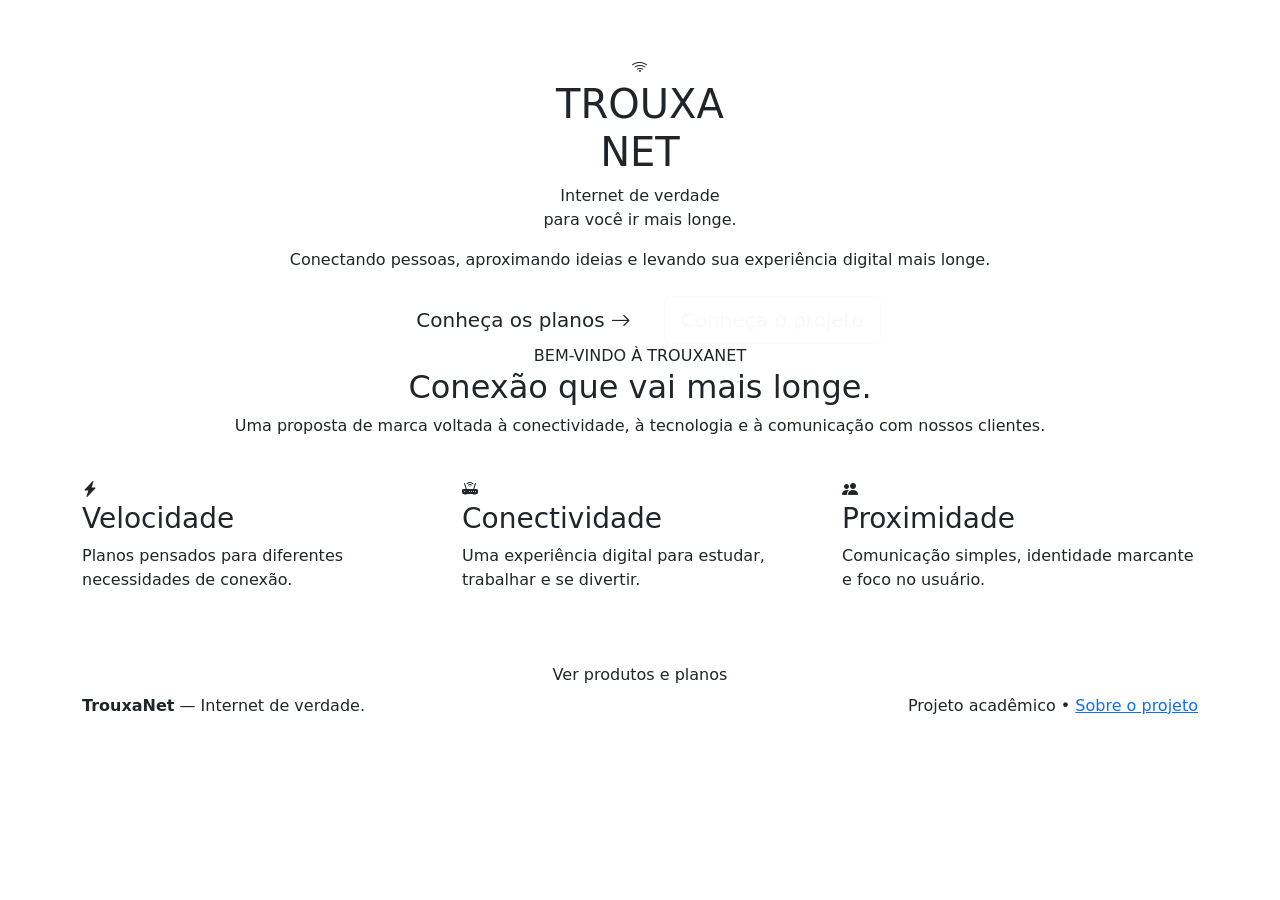
<file: INTERFACE_WEB/3BIMESTRE/EMPRESA_FICTICIA/index.html>
<!DOCTYPE html>
<html lang="pt-BR">
<head>
  <meta charset="UTF-8">
  <meta name="viewport" content="width=device-width, initial-scale=1">
  <title>TrouxaNet | Internet de verdade</title>
  <link href="https://cdn.jsdelivr.net/npm/bootstrap@5.3.3/dist/css/bootstrap.min.css" rel="stylesheet">
  <link href="https://cdn.jsdelivr.net/npm/bootstrap-icons@1.11.3/font/bootstrap-icons.min.css" rel="stylesheet">
  <link rel="stylesheet" href="e:\HTML\trouxa_net\css.css">
</head>
<body>

  <nav class="navbar navbar-expand-lg navbar-dark site-nav">
    <div class="container">
      <a class="navbar-brand brand" href="index.html">
        <i class="bi bi-wifi"></i> TROUXA<span>NET</span>
      </a>
      <button class="navbar-toggler" type="button" data-bs-toggle="collapse"
        data-bs-target="#menu" aria-controls="menu" aria-expanded="false"
        aria-label="Abrir menu">
        <span class="navbar-toggler-icon"></span>
      </button>
      <div class="collapse navbar-collapse" id="menu">
        <ul class="navbar-nav ms-auto">
          <li class="nav-item"><a class="nav-link active" href="index.html">Início</a></li>
          <li class="nav-item"><a class="nav-link" href="produtos.html">Produtos</a></li>
          <li class="nav-item"><a class="nav-link" href="sobre.html">Sobre o projeto</a></li>
        </ul>
      </div>
    </div>
  </nav>

  <main>
    <section class="hero">
      <div class="brush brush-one"></div>
      <div class="brush brush-two"></div>

      <div class="container text-center hero-content">
        <i class="bi bi-wifi hero-wifi" aria-hidden="true"></i>
        <h1 class="hero-logo">TROUXA<br><span>NET</span></h1>
        <p class="hero-tagline">Internet de verdade<br>
          <span>para você ir mais longe.</span>
        </p>
        <p class="hero-description">
          Conectando pessoas, aproximando ideias e levando sua experiência
          digital mais longe.
        </p>
        <div class="d-flex flex-wrap justify-content-center gap-3 mt-4">
          <a href="produtos.html" class="btn btn-red btn-lg">
            Conheça os planos <i class="bi bi-arrow-right"></i>
          </a>
          <a href="sobre.html" class="btn btn-outline-light btn-lg">
            Conheça o projeto
          </a>
        </div>
      </div>
    </section>

    <section class="section-padding">
      <div class="container">
        <div class="section-heading text-center">
          <span class="eyebrow">BEM-VINDO À TROUXANET</span>
          <h2>Conexão que vai <span>mais longe.</span></h2>
          <p>
            Uma proposta de marca voltada à conectividade, à tecnologia
            e à comunicação com nossos clientes.
          </p>
        </div>

        <div class="row g-4 mt-3">
          <div class="col-md-4">
            <article class="feature-card">
              <i class="bi bi-lightning-charge-fill"></i>
              <h3>Velocidade</h3>
              <p>Planos pensados para diferentes necessidades de conexão.</p>
            </article>
          </div>
          <div class="col-md-4">
            <article class="feature-card">
              <i class="bi bi-router-fill"></i>
              <h3>Conectividade</h3>
              <p>Uma experiência digital para estudar, trabalhar e se divertir.</p>
            </article>
          </div>
          <div class="col-md-4">
            <article class="feature-card">
              <i class="bi bi-people-fill"></i>
              <h3>Proximidade</h3>
              <p>Comunicação simples, identidade marcante e foco no usuário.</p>
            </article>
          </div>
        </div>

        <div class="text-center mt-5">
          <a href="produtos.html" class="btn btn-red">
            Ver produtos e planos
          </a>
        </div>
      </div>
    </section>
  </main>

  <footer class="site-footer">
    <div class="container d-md-flex justify-content-between text-center">
      <p class="mb-2 mb-md-0"><strong>TrouxaNet</strong> — Internet de verdade.</p>
      <p class="mb-0">Projeto acadêmico • <a href="sobre.html">Sobre o projeto</a></p>
    </div>
  </footer>

  <script src="https://cdn.jsdelivr.net/npm/bootstrap@5.3.3/dist/js/bootstrap.bundle.min.js"></script>
</body>
</html>
</file>
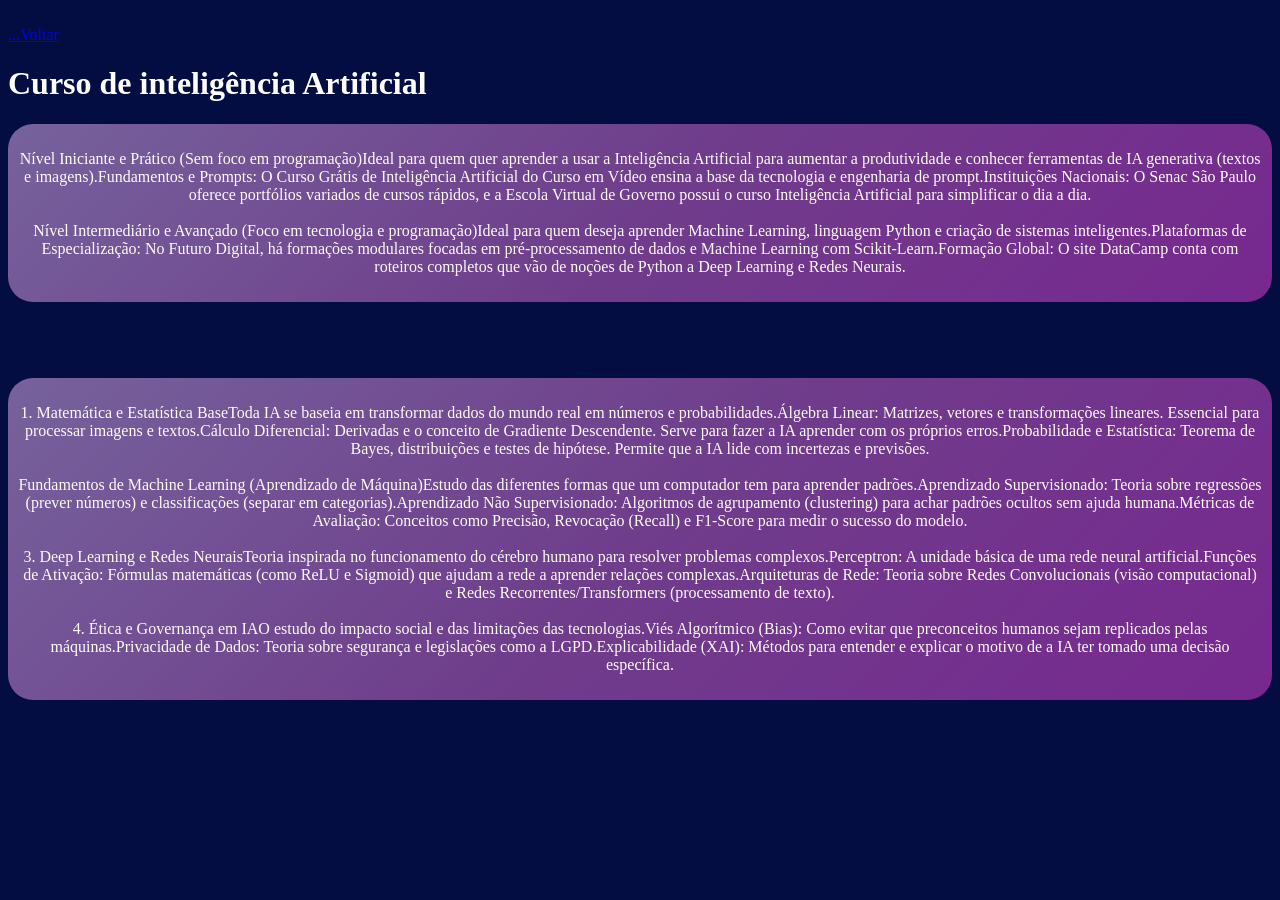
<file: INTERFACE_WEB/2BIMESTRE/cursos_IA.html>
<!DOCTYPE html>
<html lang="pt-br">

<head>
    <meta charset="UTF-8">
    <meta name="viewport" content="width=device-width, initial-scale=1.0">
    <link rel="stylesheet" href="css_profissoes.css">
    <title>Cursos</title>
</head>

<body>

    <a href="index_IA.html"> <br>...Voltar</a>
    <h1 id="titulo">Curso de inteligência Artificial</h1>
    <p id="paragrafo">
    <section>
        <p id="paragrafo">Nível Iniciante e Prático (Sem foco em programação)Ideal para quem quer aprender a usar a
            Inteligência Artificial para aumentar a produtividade e conhecer ferramentas de IA generativa (textos e
            imagens).Fundamentos e Prompts: O Curso Grátis de Inteligência Artificial do Curso em Vídeo ensina a base da
            tecnologia e engenharia de prompt.Instituições Nacionais: O Senac São Paulo oferece portfólios variados de
            cursos rápidos, e a Escola Virtual de Governo possui o curso Inteligência Artificial para simplificar o dia
            a dia.<br><br>
            Nível Intermediário e Avançado (Foco em tecnologia e programação)Ideal para quem deseja aprender
            Machine Learning, linguagem Python e criação de sistemas inteligentes.Plataformas de Especialização: No
            Futuro Digital, há formações modulares focadas em pré-processamento de dados e Machine Learning com
            Scikit-Learn.Formação Global: O site DataCamp conta com roteiros completos que vão de noções de Python a
            Deep Learning e Redes Neurais.
        </p>
    </section> <br><br>
    <section>
        <p id="fonte2">1. Matemática e Estatística BaseToda IA se baseia em transformar dados do mundo real em números e
            probabilidades.Álgebra Linear: Matrizes, vetores e transformações lineares. Essencial para processar imagens
            e textos.Cálculo Diferencial: Derivadas e o conceito de Gradiente Descendente. Serve para fazer a IA
            aprender com os próprios erros.Probabilidade e Estatística: Teorema de Bayes, distribuições e testes de
            hipótese. Permite que a IA lide com incertezas e previsões.<br><br>
            Fundamentos de Machine Learning (Aprendizado
            de Máquina)Estudo das diferentes formas que um computador tem para aprender padrões.Aprendizado
            Supervisionado: Teoria sobre regressões (prever números) e classificações (separar em
            categorias).Aprendizado Não Supervisionado: Algoritmos de agrupamento (clustering) para achar padrões
            ocultos sem ajuda humana.Métricas de Avaliação: Conceitos como Precisão, Revocação (Recall) e F1-Score para
            medir o sucesso do modelo.<br><br>
            3. Deep Learning e Redes NeuraisTeoria inspirada no funcionamento do cérebro
            humano para resolver problemas complexos.Perceptron: A unidade básica de uma rede neural artificial.Funções
            de Ativação: Fórmulas matemáticas (como ReLU e Sigmoid) que ajudam a rede a aprender relações
            complexas.Arquiteturas de Rede: Teoria sobre Redes Convolucionais (visão computacional) e Redes
            Recorrentes/Transformers (processamento de texto).<br><br>
            4. Ética e Governança em IAO estudo do impacto social e
            das limitações das tecnologias.Viés Algorítmico (Bias): Como evitar que preconceitos humanos sejam
            replicados pelas máquinas.Privacidade de Dados: Teoria sobre segurança e legislações como a
            LGPD.Explicabilidade (XAI): Métodos para entender e explicar o motivo de a IA ter tomado uma decisão
            específica.

        </p>
    </section>
 

</body>

</html>
</file>
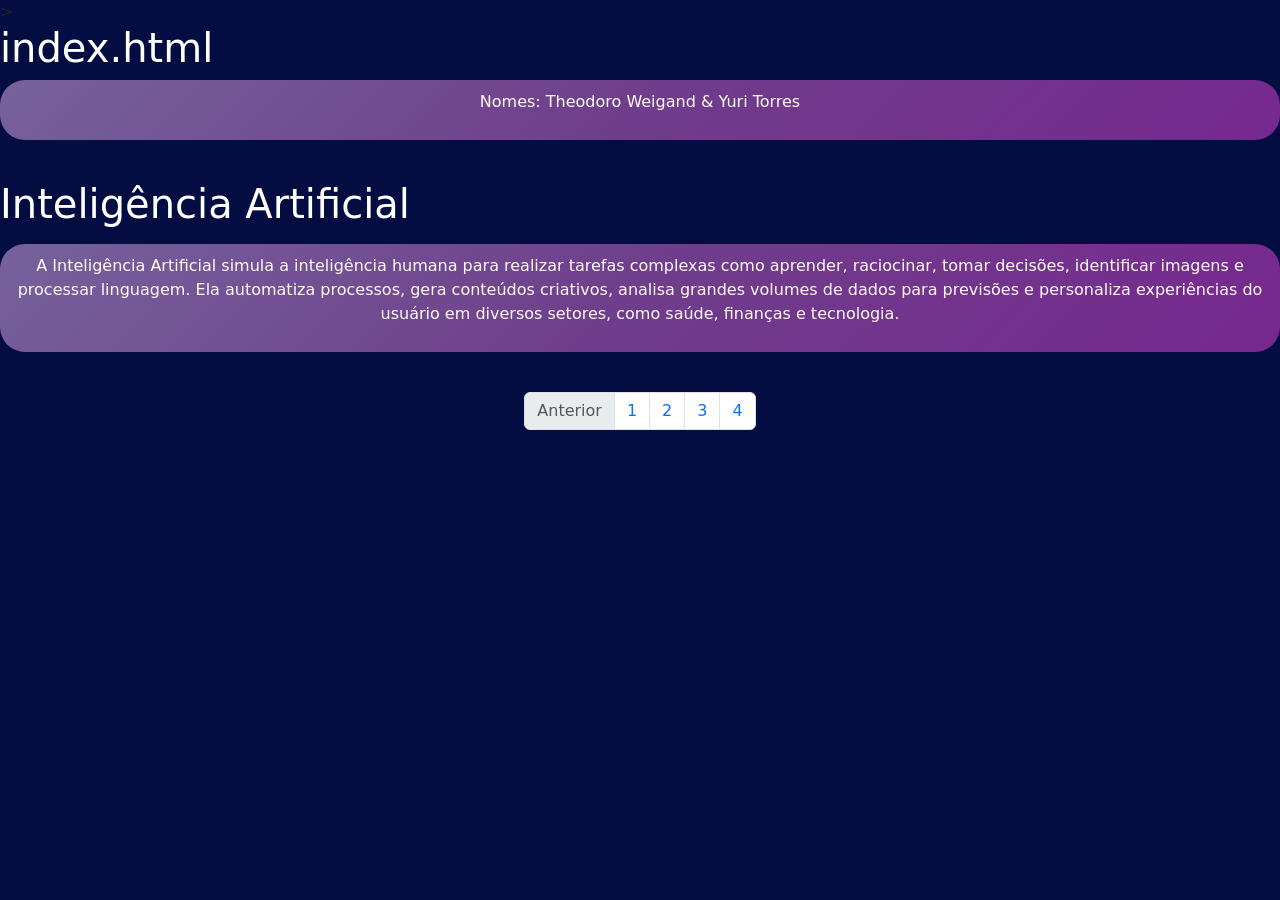
<file: INTERFACE_WEB/2BIMESTRE/index_IA.html>
<!DOCTYPE html>
<html lang="pt-br">

<head<head>

    <meta charset="UTF-8">

    <link
        href="https://cdn.jsdelivr.net/npm/bootstrap@5.3.3/dist/css/bootstrap.min.css"
        rel="stylesheet">

</head>
>
    <meta charset="UTF-8">
    <meta name="viewport" content="width=device-width, initial-scale=1.0">
    <link rel="stylesheet" href="css_profissoes.css">
    <title>index.html</title>
</head>

<body>
    <h1 id="titulo">index.html</h1>
    <section>
        <p id="paragrafo"> Nomes: Theodoro Weigand & Yuri Torres
        </p>
    </section>
    <h1 id="titulo"> Inteligência Artificial </h1>
    <p id="paragrafo">
    <section>
        <p id="paragrafo">A Inteligência Artificial simula a inteligência humana para realizar tarefas
            complexas como aprender, raciocinar, tomar decisões, identificar imagens e processar linguagem. Ela
            automatiza processos, gera conteúdos criativos, analisa grandes volumes de dados para
            previsões e personaliza experiências do usuário em diversos setores, como saúde, finanças e tecnologia.
        </p>
    </section>
  
    
    <!-- COLOQUE A PAGINAÇÃO AQUI -->
    <nav aria-label="Navegação das páginas">
        <ul class="pagination justify-content-center mt-4">
    
            <li class="page-item disabled">
                <a class="page-link" href="#">Anterior</a>
            </li>
    
            <li class="page-item">
                <a class="page-link" href="profissoes_IA.html">1</a>
            </li>
    
            <li class="page-item">
                <a class="page-link" href="cursos_IA.html">2</a>
            </li>
    
            <li class="page-item">
                <a class="page-link" href="sobre_IA.html  ">3</a>
            </li> 

             <li class="page-item">
                <a class="page-link" href="Careeiras_IA.html">4</a>
            </li>
           

    
        </ul>
    </nav>
    
    
    </p>
  
</body>

</html>
</file>
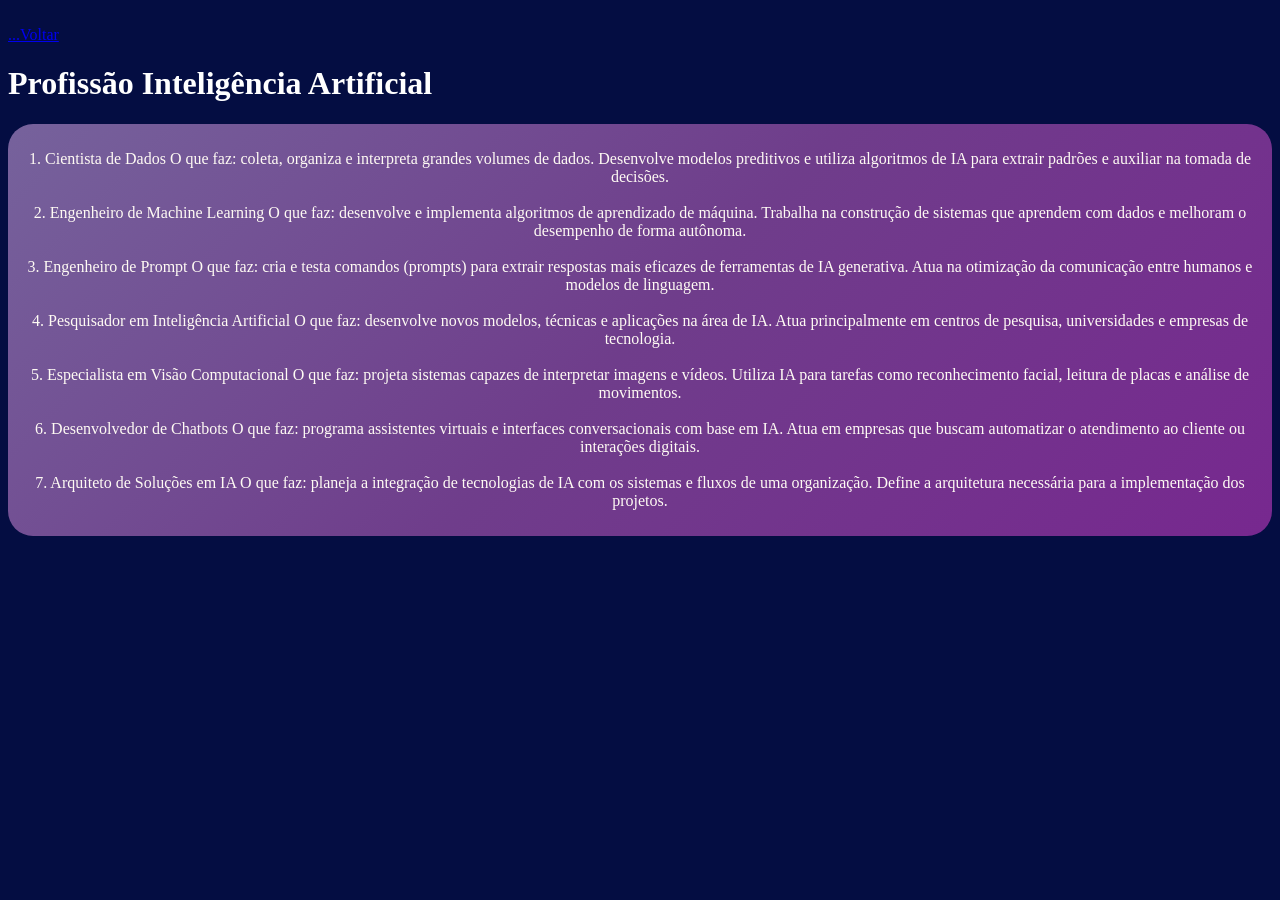
<file: INTERFACE_WEB/2BIMESTRE/profissoes_IA.html>
<!DOCTYPE html>
<html lang="pt-br">

<head>
    <meta charset="UTF-8">
    <meta name="viewport" content="width=device-width, initial-scale=1.0">
    <link rel="stylesheet" href="css_profissoes.css">
    <title>Profissão</title>
</head>

<body>
  
    <a href="index_IA.html"> <br>...Voltar</a>
        <h1 id="titulo">Profissão Inteligência Artificial </h1>
        <p id="paragrafo">
        <section>
            <p id="paragrafo">1. Cientista de Dados
                O que faz: coleta, organiza e interpreta grandes volumes de dados. Desenvolve modelos preditivos e
                utiliza
                algoritmos de IA para extrair padrões e auxiliar na tomada de decisões.<br><br>
                2. Engenheiro de Machine Learning
                O que faz: desenvolve e implementa algoritmos de aprendizado de máquina. Trabalha na construção de
                sistemas
                que aprendem com dados e melhoram o desempenho de forma autônoma.<br><br>
                3. Engenheiro de Prompt
                O que faz: cria e testa comandos (prompts) para extrair respostas mais eficazes de ferramentas de IA
                generativa. Atua na otimização da comunicação entre humanos e modelos de linguagem.<br><br>
                4. Pesquisador em Inteligência Artificial
                O que faz: desenvolve novos modelos, técnicas e aplicações na área de IA. Atua principalmente em centros
                de pesquisa, universidades e empresas de tecnologia.<br><br>5. Especialista em Visão Computacional
                O que faz: projeta sistemas capazes de interpretar imagens e vídeos. Utiliza IA para tarefas como
                reconhecimento facial, leitura de placas e análise de movimentos.<br><br>6. Desenvolvedor de Chatbots
                O que faz: programa assistentes virtuais e interfaces conversacionais com base em IA. Atua em empresas
                que buscam automatizar o atendimento ao cliente ou interações digitais.<br><br>7. Arquiteto de Soluções em IA
                O que faz: planeja a integração de tecnologias de IA com os sistemas e fluxos de uma organização. Define
                a arquitetura necessária para a implementação dos projetos.
            </p>
        </section>
       
</body>

</html>
</file>
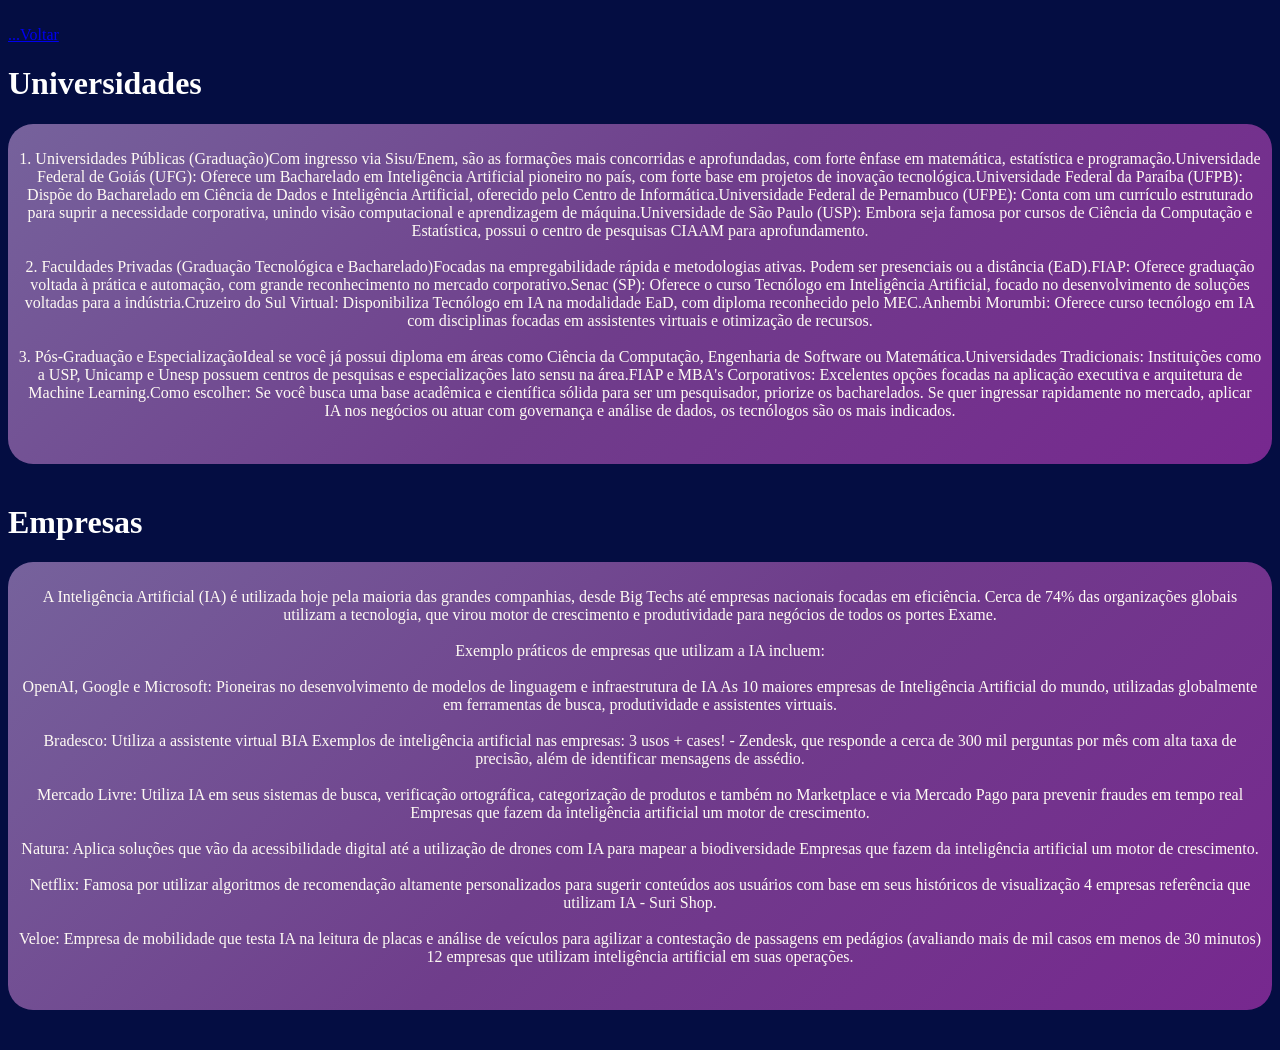
<file: INTERFACE_WEB/2BIMESTRE/sobre_IA.html>
<!DOCTYPE html>
<html lang="pt-br">

<head>
    <meta charset="UTF-8">
    <meta name="viewport" content="width=device-width, initial-scale=1.0">
    <link rel="stylesheet" href="css_profissoes.css">
    <title>Sobre </title>
</head>

<body>

    <a href="index_IA.html"> <br>...Voltar</a>
    <h1 id="titulo">Universidades</h1>
    <p id="paragrafo">
    <section>
        <p id="paragrafo">1. Universidades Públicas (Graduação)Com ingresso via Sisu/Enem, são as formações mais
            concorridas e aprofundadas, com forte ênfase em matemática, estatística e programação.Universidade Federal
            de Goiás (UFG): Oferece um Bacharelado em Inteligência Artificial pioneiro no país, com forte base em
            projetos de inovação tecnológica.Universidade Federal da Paraíba (UFPB): Dispõe do Bacharelado em Ciência de
            Dados e Inteligência Artificial, oferecido pelo Centro de Informática.Universidade Federal de Pernambuco
            (UFPE): Conta com um currículo estruturado para suprir a necessidade corporativa, unindo visão computacional
            e aprendizagem de máquina.Universidade de São Paulo (USP): Embora seja famosa por cursos de Ciência da
            Computação e Estatística, possui o centro de pesquisas CIAAM para aprofundamento.
            <br><br>
            2. Faculdades Privadas (Graduação Tecnológica e Bacharelado)Focadas na empregabilidade rápida e metodologias
            ativas. Podem ser presenciais ou a distância (EaD).FIAP: Oferece graduação voltada à prática e automação,
            com grande reconhecimento no mercado corporativo.Senac (SP): Oferece o curso Tecnólogo em Inteligência
            Artificial, focado no desenvolvimento de soluções voltadas para a indústria.Cruzeiro do Sul Virtual:
            Disponibiliza Tecnólogo em IA na modalidade EaD, com diploma reconhecido pelo MEC.Anhembi Morumbi: Oferece
            curso tecnólogo em IA com disciplinas focadas em assistentes virtuais e otimização de recursos.
            <br><br>
            3. Pós-Graduação e EspecializaçãoIdeal se você já possui diploma em áreas como Ciência da Computação,
            Engenharia de Software ou Matemática.Universidades Tradicionais: Instituições como a USP, Unicamp e Unesp
            possuem centros de pesquisas e especializações lato sensu na área.FIAP e MBA's Corporativos: Excelentes
            opções focadas na aplicação executiva e arquitetura de Machine Learning.Como escolher: Se você busca uma
            base acadêmica e científica sólida para ser um pesquisador, priorize os bacharelados. Se quer ingressar
            rapidamente no mercado, aplicar IA nos negócios ou atuar com governança e análise de dados, os tecnólogos
            são os mais indicados.
            <br><br>
        </p>
    </section>
    <h1 id="titulo">Empresas</h1>
    <section>
        <p id="paragrafo">
            A Inteligência Artificial (IA) é utilizada hoje pela maioria das grandes companhias, desde Big Techs até
            empresas nacionais focadas em eficiência. Cerca de 74% das organizações globais utilizam a tecnologia, que
            virou motor de crescimento e produtividade para negócios de todos os portes Exame.
<br><br>
            Exemplo práticos de empresas que utilizam a IA incluem:
            <br><br>
            OpenAI, Google e Microsoft: Pioneiras no desenvolvimento de modelos de linguagem e infraestrutura de IA As
            10 maiores empresas de Inteligência Artificial do mundo, utilizadas globalmente em ferramentas de busca,
            produtividade e assistentes virtuais.
            <br><br>
            Bradesco: Utiliza a assistente virtual BIA Exemplos de inteligência artificial nas empresas: 3 usos + cases!
            - Zendesk, que responde a cerca de 300 mil perguntas por mês com alta taxa de precisão, além de identificar
            mensagens de assédio.
            <br><br>
            Mercado Livre: Utiliza IA em seus sistemas de busca, verificação ortográfica, categorização de produtos e
            também no Marketplace e via Mercado Pago para prevenir fraudes em tempo real Empresas que fazem da
            inteligência artificial um motor de crescimento.
            <br><br>
            Natura: Aplica soluções que vão da acessibilidade digital até a utilização de drones com IA para mapear a
            biodiversidade Empresas que fazem da inteligência artificial um motor de crescimento.
            <br><br>
            Netflix: Famosa por utilizar algoritmos de recomendação altamente personalizados para sugerir conteúdos aos
            usuários com base em seus históricos de visualização 4 empresas referência que utilizam IA - Suri Shop.
            <br><br>
            Veloe: Empresa de mobilidade que testa IA na leitura de placas e análise de veículos para agilizar a
            contestação de passagens em pedágios (avaliando mais de mil casos em menos de 30 minutos) 12 empresas que
            utilizam inteligência artificial em suas operações.<br><br>
        </p>
    </section>
</body>

</html>
</file>
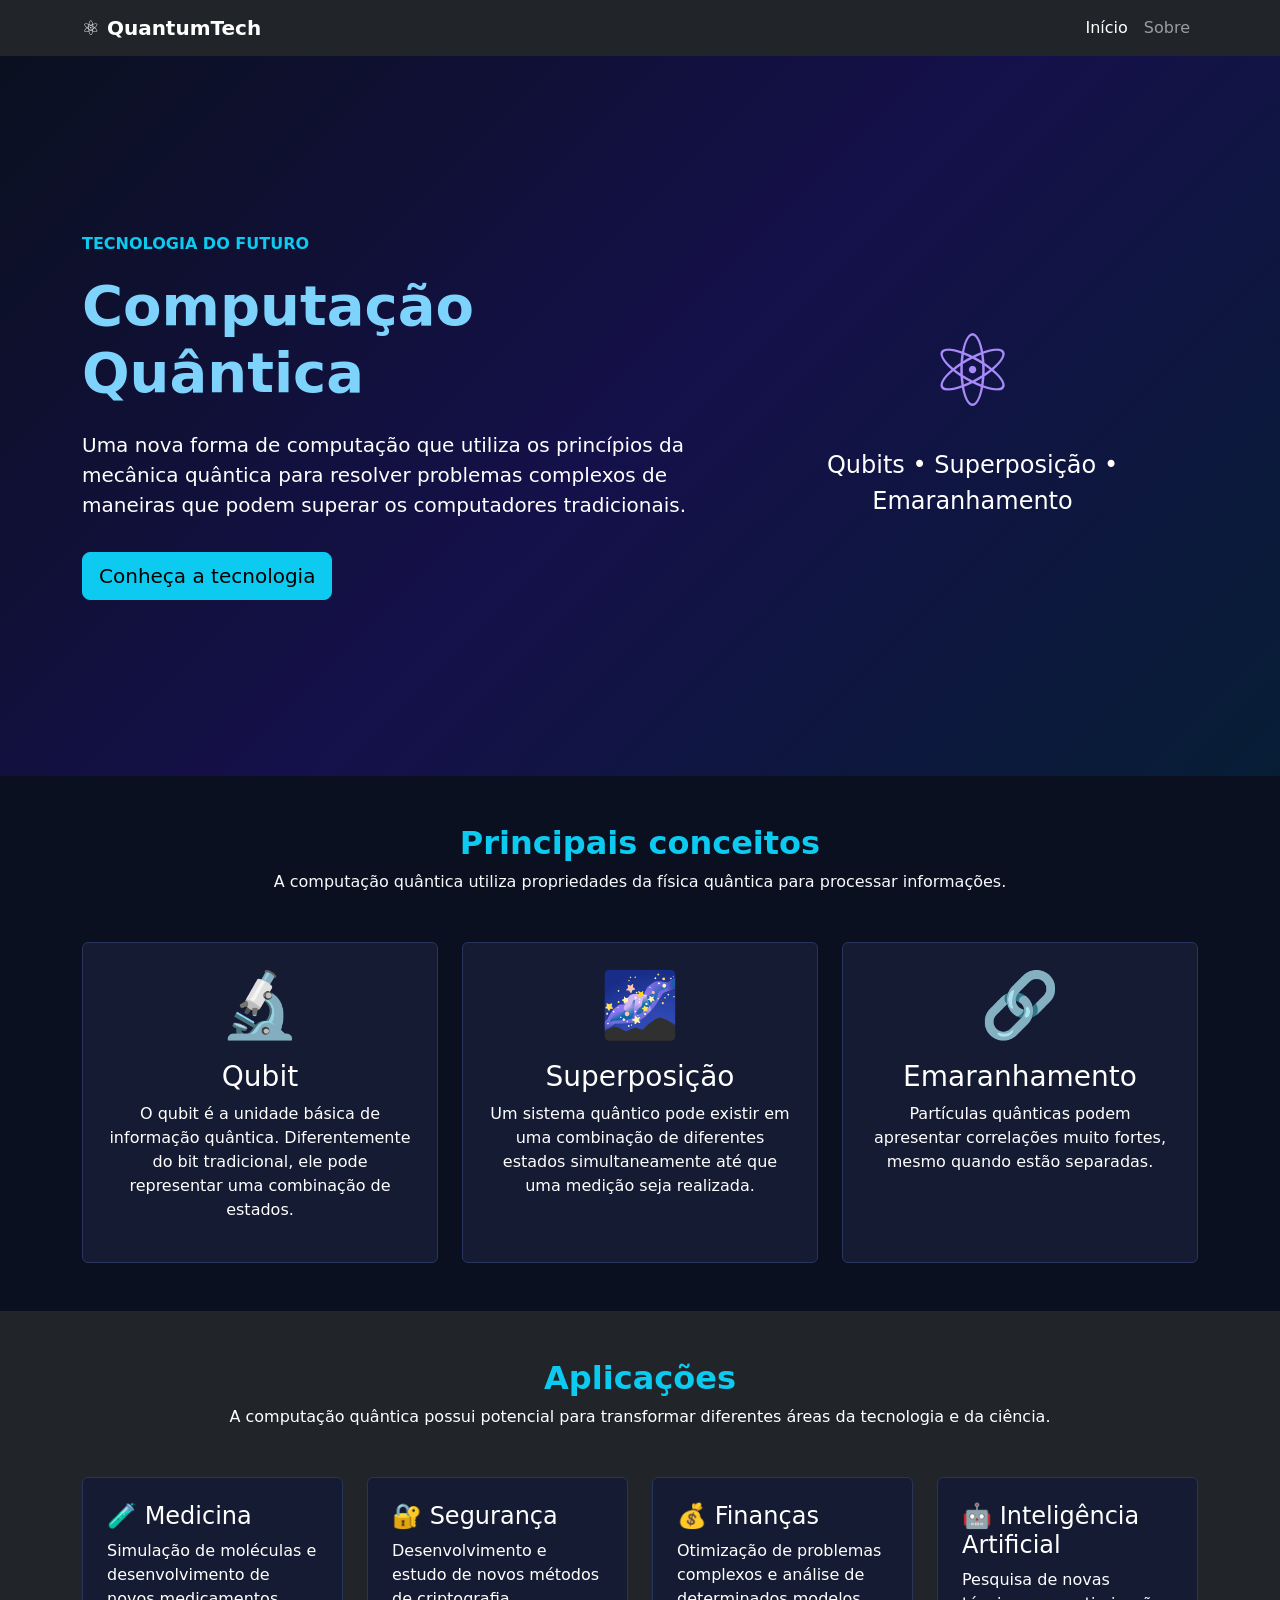
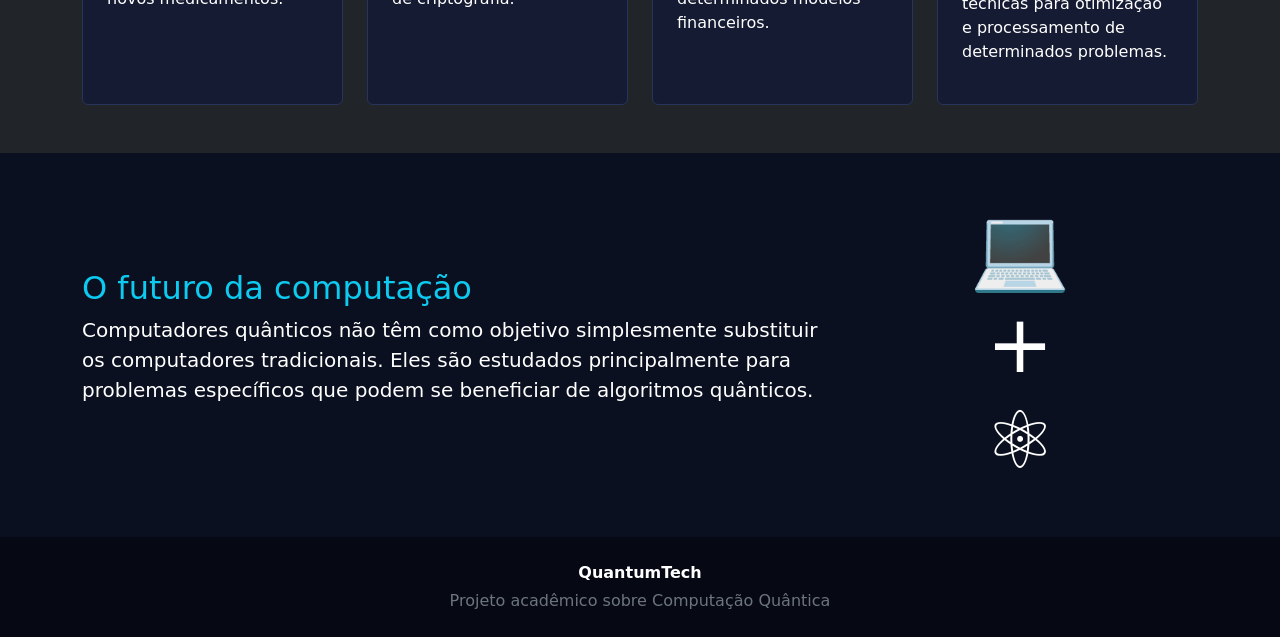
<file: INTERFACE_WEB/3BIMESTRE/BOOTSTRAP/pagina_bootstrap_index.html>
<!DOCTYPE html>
<html lang="pt-BR">
<head>
    <meta charset="UTF-8">
    <meta name="viewport" content="width=device-width, initial-scale=1.0">

    <title>Computação Quântica</title>

    <!-- Bootstrap -->
    <link href="https://cdn.jsdelivr.net/npm/bootstrap@5.3.3/dist/css/bootstrap.min.css" rel="stylesheet">

    <style>
        body {
            background: #0b1020;
            color: #ffffff;
        }

        .hero {
            min-height: 80vh;
            display: flex;
            align-items: center;
            background: linear-gradient(135deg, #0b1020, #15104a, #071d35);
        }

        .hero h1 {
            font-size: 3.5rem;
            font-weight: bold;
            color: #7dd3fc;
        }

        .card {
            background-color: #151b32;
            color: white;
            border: 1px solid #29345c;
        }

        .card:hover {
            transform: translateY(-5px);
            transition: 0.3s;
            border-color: #7dd3fc;
        }

        .quantum-symbol {
            font-size: 100px;
            color: #a78bfa;
        }

        footer {
            background-color: #060914;
        }
    </style>
</head>

<body>

    <!-- Menu -->
    <nav class="navbar navbar-expand-lg navbar-dark bg-dark sticky-top">
        <div class="container">
            <a class="navbar-brand fw-bold" href="index.html">
                ⚛ QuantumTech
            </a>

            <button class="navbar-toggler" type="button"
                    data-bs-toggle="collapse"
                    data-bs-target="#menu">
                <span class="navbar-toggler-icon"></span>
            </button>

            <div class="collapse navbar-collapse" id="menu">
                <ul class="navbar-nav ms-auto">
                    <li class="nav-item">
                        <a class="nav-link active" href="e:\HTML\bootstrap\pagina_bootstrap_index.html">Início</a>
                    </li>

                    <li class="nav-item">
                        <a class="nav-link" href="e:\HTML\bootstrap\pagina_bootstrap_sobre.html">Sobre</a>
                    </li>
                </ul>
            </div>
        </div>
    </nav>


    <!-- Hero -->
    <section class="hero">
        <div class="container">
            <div class="row align-items-center">

                <div class="col-lg-7">
                    <p class="text-info fw-bold">TECNOLOGIA DO FUTURO</p>

                    <h1>Computação Quântica</h1>

                    <p class="lead mt-4">
                        Uma nova forma de computação que utiliza os princípios
                        da mecânica quântica para resolver problemas complexos
                        de maneiras que podem superar os computadores tradicionais.
                    </p>

                    <a href="#conceitos" class="btn btn-info btn-lg mt-3">
                        Conheça a tecnologia
                    </a>
                </div>

                <div class="col-lg-5 text-center">
                    <div class="quantum-symbol">⚛</div>

                    <p class="fs-4">
                        Qubits • Superposição • Emaranhamento
                    </p>
                </div>

            </div>
        </div>
    </section>


    <!-- Conceitos -->
    <section id="conceitos" class="py-5">
        <div class="container">

            <div class="text-center mb-5">
                <h2 class="fw-bold text-info">Principais conceitos</h2>

                <p class="text-light">
                    A computação quântica utiliza propriedades da física quântica
                    para processar informações.
                </p>
            </div>

            <div class="row g-4">

                <!-- Qubit -->
                <div class="col-md-4">
                    <div class="card h-100 p-4 text-center">

                        <div class="display-3">🔬</div>

                        <h3 class="mt-3">Qubit</h3>

                        <p>
                            O qubit é a unidade básica de informação quântica.
                            Diferentemente do bit tradicional, ele pode representar
                            uma combinação de estados.
                        </p>

                    </div>
                </div>


                <!-- Superposição -->
                <div class="col-md-4">
                    <div class="card h-100 p-4 text-center">

                        <div class="display-3">🌌</div>

                        <h3 class="mt-3">Superposição</h3>

                        <p>
                            Um sistema quântico pode existir em uma combinação
                            de diferentes estados simultaneamente até que uma
                            medição seja realizada.
                        </p>

                    </div>
                </div>


                <!-- Emaranhamento -->
                <div class="col-md-4">
                    <div class="card h-100 p-4 text-center">

                        <div class="display-3">🔗</div>

                        <h3 class="mt-3">Emaranhamento</h3>

                        <p>
                            Partículas quânticas podem apresentar correlações
                            muito fortes, mesmo quando estão separadas.
                        </p>

                    </div>
                </div>

            </div>
        </div>
    </section>


    <!-- Aplicações -->
    <section class="py-5 bg-dark">
        <div class="container">

            <div class="text-center mb-5">
                <h2 class="fw-bold text-info">Aplicações</h2>

                <p>
                    A computação quântica possui potencial para transformar
                    diferentes áreas da tecnologia e da ciência.
                </p>
            </div>

            <div class="row g-4">

                <div class="col-md-3">
                    <div class="card h-100 p-4">
                        <h4>🧪 Medicina</h4>
                        <p>
                            Simulação de moléculas e desenvolvimento de novos
                            medicamentos.
                        </p>
                    </div>
                </div>

                <div class="col-md-3">
                    <div class="card h-100 p-4">
                        <h4>🔐 Segurança</h4>
                        <p>
                            Desenvolvimento e estudo de novos métodos de
                            criptografia.
                        </p>
                    </div>
                </div>

                <div class="col-md-3">
                    <div class="card h-100 p-4">
                        <h4>💰 Finanças</h4>
                        <p>
                            Otimização de problemas complexos e análise de
                            determinados modelos financeiros.
                        </p>
                    </div>
                </div>

                <div class="col-md-3">
                    <div class="card h-100 p-4">
                        <h4>🤖 Inteligência Artificial</h4>
                        <p>
                            Pesquisa de novas técnicas para otimização e
                            processamento de determinados problemas.
                        </p>
                    </div>
                </div>

            </div>
        </div>
    </section>


    <!-- Curiosidade -->
    <section class="py-5">
        <div class="container">

            <div class="row align-items-center">

                <div class="col-md-8">
                    <h2 class="text-info">O futuro da computação</h2>

                    <p class="lead">
                        Computadores quânticos não têm como objetivo simplesmente
                        substituir os computadores tradicionais. Eles são estudados
                        principalmente para problemas específicos que podem se
                        beneficiar de algoritmos quânticos.
                    </p>
                </div>

                <div class="col-md-4 text-center">
                    <div class="display-1">💻</div>
                    <div class="display-1">+</div>
                    <div class="display-1">⚛️</div>
                </div>

            </div>

        </div>
    </section>


    <!-- Rodapé -->
    <footer class="py-4 text-center">

        <div class="container">

            <p class="mb-1">
                <strong>QuantumTech</strong>
            </p>

            <p class="mb-0 text-secondary">
                Projeto acadêmico sobre Computação Quântica
            </p>

        </div>

    </footer>


    <!-- Bootstrap JavaScript -->
    <script src="https://cdn.jsdelivr.net/npm/bootstrap@5.3.3/dist/js/bootstrap.bundle.min.js"></script>

</body>
</html>
</file>
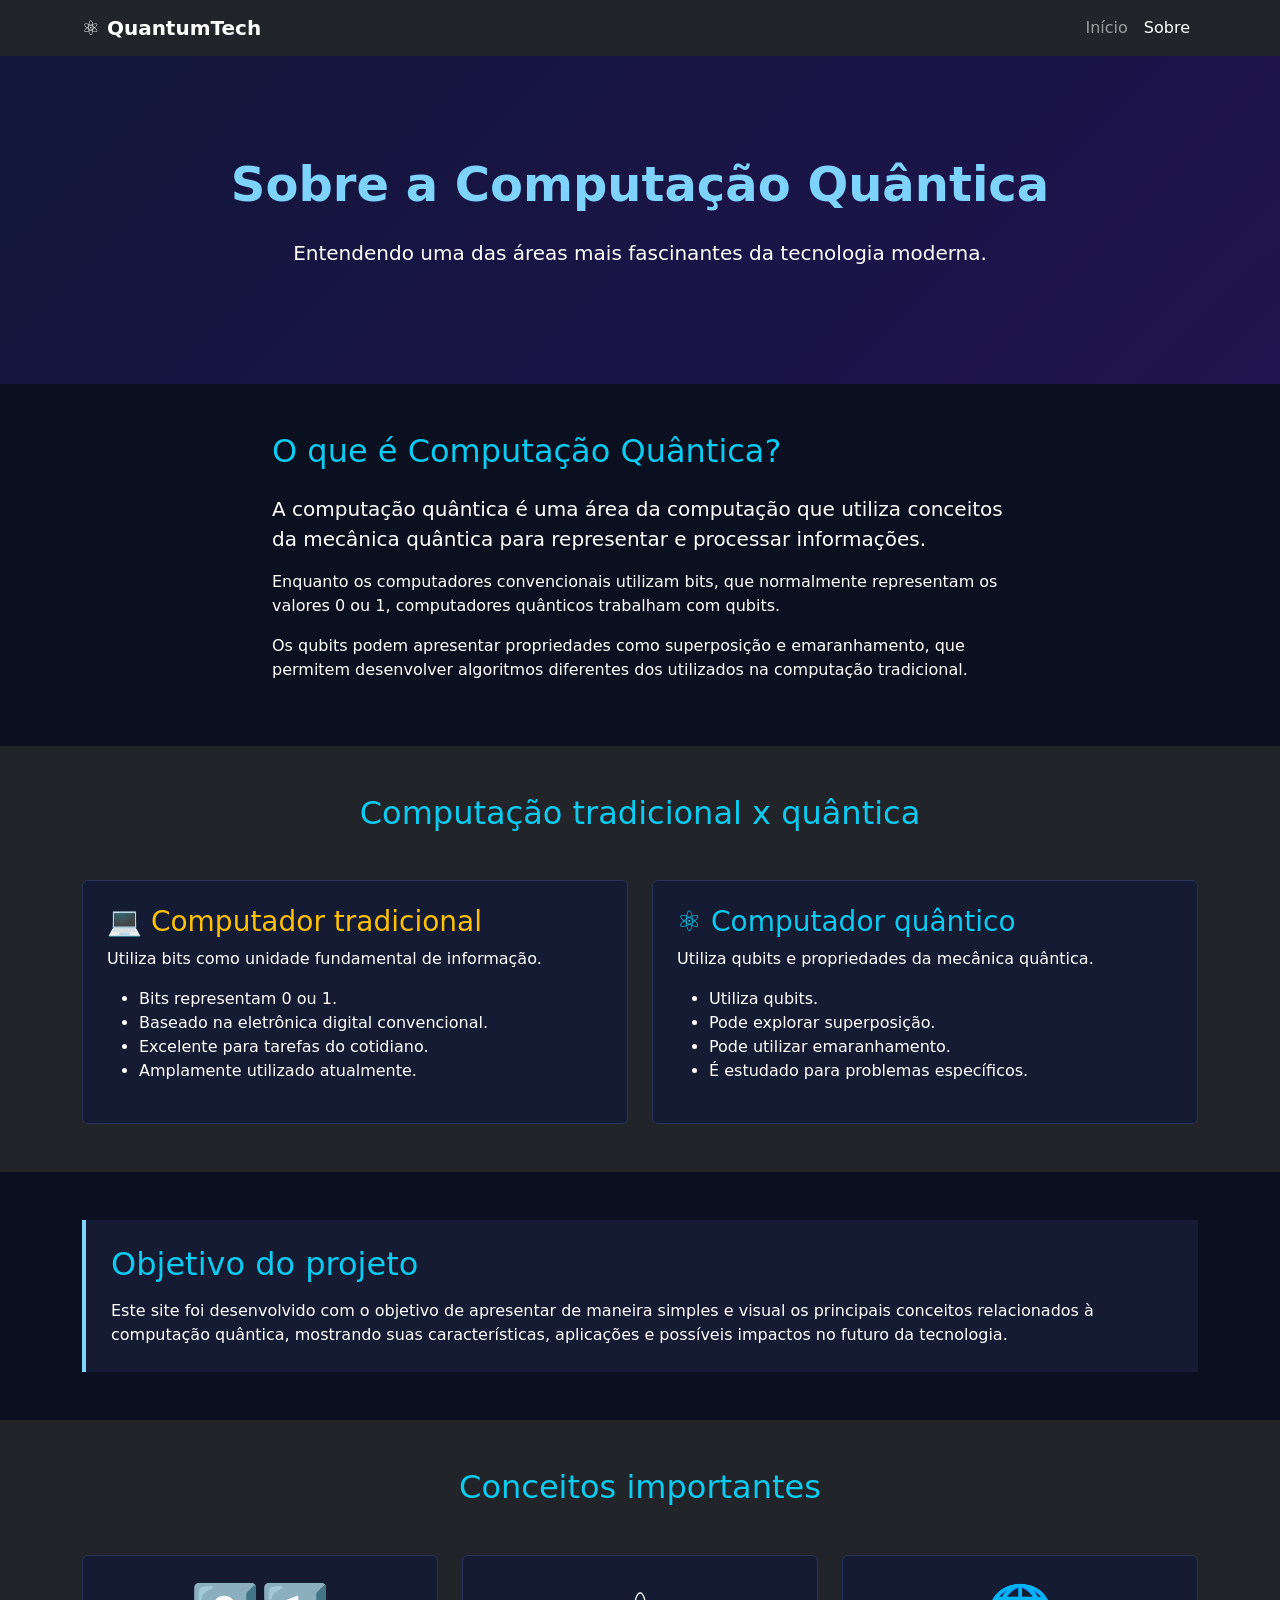
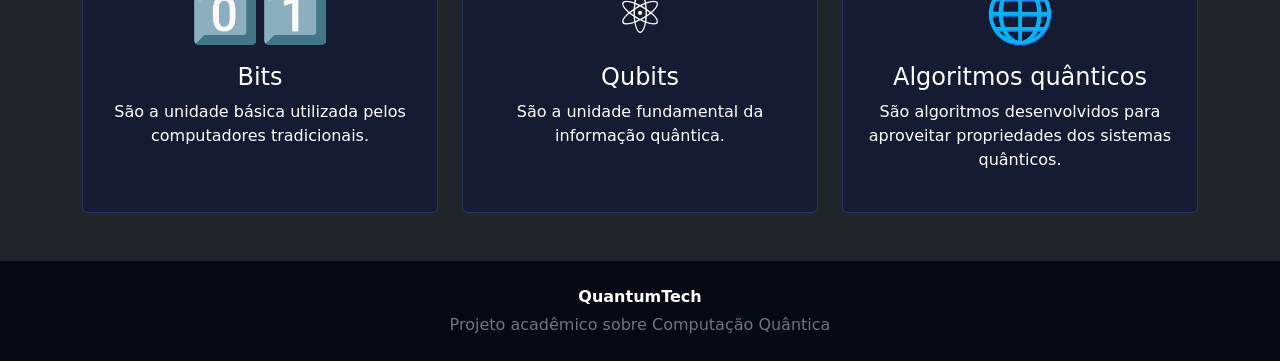
<file: INTERFACE_WEB/3BIMESTRE/BOOTSTRAP/pagina_bootstrap_sobre.html>
<!DOCTYPE html>
<html lang="pt-BR">
<head>
    <meta charset="UTF-8">
    <meta name="viewport" content="width=device-width, initial-scale=1.0">

    <title>Sobre - Computação Quântica</title>

    <!-- Bootstrap -->
    <link href="https://cdn.jsdelivr.net/npm/bootstrap@5.3.3/dist/css/bootstrap.min.css" rel="stylesheet">

    <style>
        body {
            background-color: #0b1020;
            color: white;
        }

        .sobre-header {
            background: linear-gradient(135deg, #11163a, #20134f);
            padding: 100px 0;
        }

        .sobre-header h1 {
            color: #7dd3fc;
            font-size: 3rem;
            font-weight: bold;
        }

        .card {
            background-color: #151b32;
            color: white;
            border: 1px solid #29345c;
        }

        .info-box {
            border-left: 4px solid #7dd3fc;
            background-color: #151b32;
            padding: 25px;
        }

        footer {
            background-color: #060914;
        }
    </style>
</head>

<body>

    <!-- Menu -->
    <nav class="navbar navbar-expand-lg navbar-dark bg-dark sticky-top">

        <div class="container">

            <a class="navbar-brand fw-bold" href="index.html">
                ⚛ QuantumTech
            </a>

            <button class="navbar-toggler" type="button"
                    data-bs-toggle="collapse"
                    data-bs-target="#menu">

                <span class="navbar-toggler-icon"></span>

            </button>

            <div class="collapse navbar-collapse" id="menu">

                <ul class="navbar-nav ms-auto">

                    <li class="nav-item">
                        <a class="nav-link" href="e:\HTML\bootstrap\pagina_bootstrap_index.html">
                            Início
                        </a>
                    </li>

                    <li class="nav-item">
                        <a class="nav-link active" href="e:\HTML\bootstrap\pagina_bootstrap_sobre.html">
                            Sobre
                        </a>
                    </li>

                </ul>

            </div>
        </div>

    </nav>


    <!-- Cabeçalho -->
    <header class="sobre-header text-center">

        <div class="container">

            <h1>Sobre a Computação Quântica</h1>

            <p class="lead mt-4">
                Entendendo uma das áreas mais fascinantes da tecnologia moderna.
            </p>

        </div>

    </header>


    <!-- Conteúdo principal -->
    <main>

        <section class="py-5">

            <div class="container">

                <div class="row">

                    <div class="col-lg-8 mx-auto">

                        <h2 class="text-info mb-4">
                            O que é Computação Quântica?
                        </h2>

                        <p class="lead">
                            A computação quântica é uma área da computação que
                            utiliza conceitos da mecânica quântica para representar
                            e processar informações.
                        </p>

                        <p>
                            Enquanto os computadores convencionais utilizam bits,
                            que normalmente representam os valores 0 ou 1,
                            computadores quânticos trabalham com qubits.
                        </p>

                        <p>
                            Os qubits podem apresentar propriedades como
                            superposição e emaranhamento, que permitem desenvolver
                            algoritmos diferentes dos utilizados na computação
                            tradicional.
                        </p>

                    </div>

                </div>

            </div>

        </section>


        <!-- Diferença -->
        <section class="py-5 bg-dark">

            <div class="container">

                <h2 class="text-center text-info mb-5">
                    Computação tradicional x quântica
                </h2>

                <div class="row g-4">

                    <div class="col-md-6">

                        <div class="card h-100 p-4">

                            <h3 class="text-warning">
                                💻 Computador tradicional
                            </h3>

                            <p>
                                Utiliza bits como unidade fundamental de
                                informação.
                            </p>

                            <ul>
                                <li>Bits representam 0 ou 1.</li>
                                <li>Baseado na eletrônica digital convencional.</li>
                                <li>Excelente para tarefas do cotidiano.</li>
                                <li>Amplamente utilizado atualmente.</li>
                            </ul>

                        </div>

                    </div>


                    <div class="col-md-6">

                        <div class="card h-100 p-4">

                            <h3 class="text-info">
                                ⚛️ Computador quântico
                            </h3>

                            <p>
                                Utiliza qubits e propriedades da mecânica
                                quântica.
                            </p>

                            <ul>
                                <li>Utiliza qubits.</li>
                                <li>Pode explorar superposição.</li>
                                <li>Pode utilizar emaranhamento.</li>
                                <li>É estudado para problemas específicos.</li>
                            </ul>

                        </div>

                    </div>

                </div>

            </div>

        </section>


        <!-- Objetivo -->
        <section class="py-5">

            <div class="container">

                <div class="info-box">

                    <h2 class="text-info">
                        Objetivo do projeto
                    </h2>

                    <p class="mt-3 mb-0">
                        Este site foi desenvolvido com o objetivo de apresentar
                        de maneira simples e visual os principais conceitos
                        relacionados à computação quântica, mostrando suas
                        características, aplicações e possíveis impactos no
                        futuro da tecnologia.
                    </p>

                </div>

            </div>

        </section>


        <!-- Conceitos -->
        <section class="py-5 bg-dark">

            <div class="container">

                <h2 class="text-center text-info mb-5">
                    Conceitos importantes
                </h2>

                <div class="row g-4">

                    <div class="col-md-4">

                        <div class="card h-100 p-4 text-center">

                            <div class="display-4">
                                0️⃣1️⃣
                            </div>

                            <h4 class="mt-3">
                                Bits
                            </h4>

                            <p>
                                São a unidade básica utilizada pelos
                                computadores tradicionais.
                            </p>

                        </div>

                    </div>


                    <div class="col-md-4">

                        <div class="card h-100 p-4 text-center">

                            <div class="display-4">
                                ⚛️
                            </div>

                            <h4 class="mt-3">
                                Qubits
                            </h4>

                            <p>
                                São a unidade fundamental da informação
                                quântica.
                            </p>

                        </div>

                    </div>


                    <div class="col-md-4">

                        <div class="card h-100 p-4 text-center">

                            <div class="display-4">
                                🌐
                            </div>

                            <h4 class="mt-3">
                                Algoritmos quânticos
                            </h4>

                            <p>
                                São algoritmos desenvolvidos para aproveitar
                                propriedades dos sistemas quânticos.
                            </p>

                        </div>

                    </div>

                </div>

            </div>

        </section>

    </main>


    <!-- Rodapé -->
    <footer class="py-4 text-center">

        <div class="container">

            <p class="mb-1">
                <strong>QuantumTech</strong>
            </p>

            <p class="text-secondary mb-0">
                Projeto acadêmico sobre Computação Quântica
            </p>

        </div>

    </footer>


    <!-- Bootstrap JavaScript -->
    <script src="https://cdn.jsdelivr.net/npm/bootstrap@5.3.3/dist/js/bootstrap.bundle.min.js"></script>

</body>
</html>
</file>
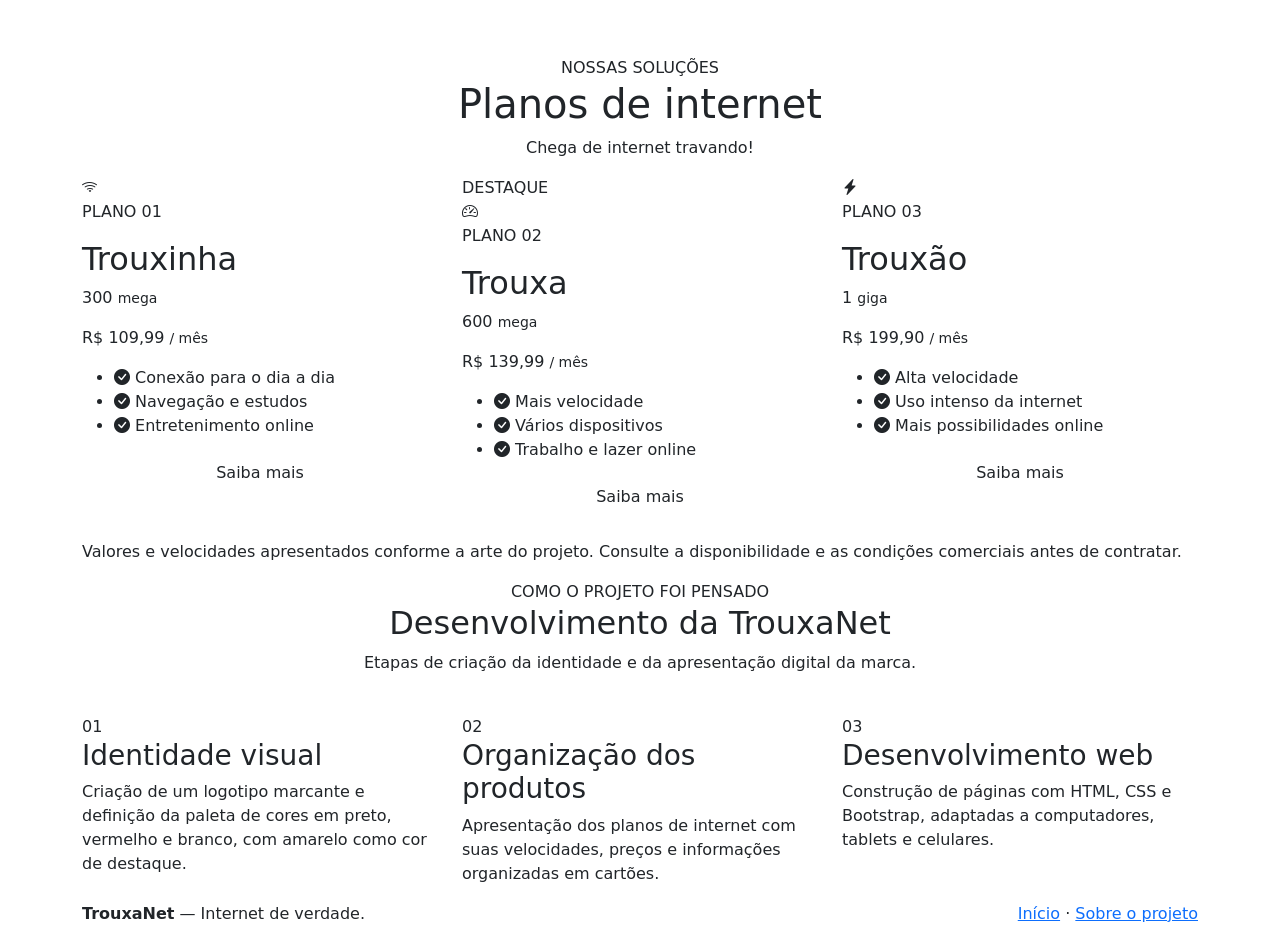
<file: INTERFACE_WEB/3BIMESTRE/EMPRESA_FICTICIA/produtos.html>
<!DOCTYPE html>
<html lang="pt-BR">
<head>
  <meta charset="UTF-8">
  <meta name="viewport" content="width=device-width, initial-scale=1">
  <title>Produtos e planos | TrouxaNet</title>
  <link href="https://cdn.jsdelivr.net/npm/bootstrap@5.3.3/dist/css/bootstrap.min.css" rel="stylesheet">
  <link href="https://cdn.jsdelivr.net/npm/bootstrap-icons@1.11.3/font/bootstrap-icons.min.css" rel="stylesheet">
  <link rel="stylesheet" href="e:\HTML\trouxa_net\css.css">
</head>
<body>

  <nav class="navbar navbar-expand-lg navbar-dark site-nav">
    <div class="container">
      <a class="navbar-brand brand" href="index.html">
        <i class="bi bi-wifi"></i> TROUXA<span>NET</span>
      </a>
      <button class="navbar-toggler" type="button" data-bs-toggle="collapse"
        data-bs-target="#menu" aria-controls="menu" aria-expanded="false"
        aria-label="Abrir menu">
        <span class="navbar-toggler-icon"></span>
      </button>
      <div class="collapse navbar-collapse" id="menu">
        <ul class="navbar-nav ms-auto">
          <li class="nav-item"><a class="nav-link" href="index.html">Início</a></li>
          <li class="nav-item"><a class="nav-link active" href="produtos.html">Produtos</a></li>
          <li class="nav-item"><a class="nav-link" href="sobre.html">Sobre o projeto</a></li>
        </ul>
      </div>
    </div>
  </nav>

  <header class="page-header">
    <div class="container text-center">
      <span class="eyebrow">NOSSAS SOLUÇÕES</span>
      <h1>Planos de <span>internet</span></h1>
      <p>Chega de internet travando!</p>
    </div>
  </header>

  <main>
    <section class="section-padding pt-0">
      <div class="container">
        <div class="row g-4 align-items-stretch">

          <div class="col-md-4">
            <article class="plan-card h-100">
              <div class="plan-icon"><i class="bi bi-wifi"></i></div>
              <p class="plan-label">PLANO 01</p>
              <h2>Trouxinha</h2>
              <p class="speed">300 <small>mega</small></p>
              <div class="plan-divider"></div>
              <p class="price">R$ 109,99 <small>/ mês</small></p>
              <ul class="plan-benefits">
                <li><i class="bi bi-check-circle-fill"></i> Conexão para o dia a dia</li>
                <li><i class="bi bi-check-circle-fill"></i> Navegação e estudos</li>
                <li><i class="bi bi-check-circle-fill"></i> Entretenimento online</li>
              </ul>
              <a href="#desenvolvimento" class="btn btn-red w-100">Saiba mais</a>
            </article>
          </div>

          <div class="col-md-4">
            <article class="plan-card plan-featured h-100">
              <span class="popular-tag">DESTAQUE</span>
              <div class="plan-icon"><i class="bi bi-speedometer2"></i></div>
              <p class="plan-label">PLANO 02</p>
              <h2>Trouxa</h2>
              <p class="speed">600 <small>mega</small></p>
              <div class="plan-divider"></div>
              <p class="price">R$ 139,99 <small>/ mês</small></p>
              <ul class="plan-benefits">
                <li><i class="bi bi-check-circle-fill"></i> Mais velocidade</li>
                <li><i class="bi bi-check-circle-fill"></i> Vários dispositivos</li>
                <li><i class="bi bi-check-circle-fill"></i> Trabalho e lazer online</li>
              </ul>
              <a href="#desenvolvimento" class="btn btn-red w-100">Saiba mais</a>
            </article>
          </div>

          <div class="col-md-4">
            <article class="plan-card h-100">
              <div class="plan-icon"><i class="bi bi-lightning-charge-fill"></i></div>
              <p class="plan-label">PLANO 03</p>
              <h2>Trouxão</h2>
              <p class="speed">1 <small>giga</small></p>
              <div class="plan-divider"></div>
              <p class="price">R$ 199,90 <small>/ mês</small></p>
              <ul class="plan-benefits">
                <li><i class="bi bi-check-circle-fill"></i> Alta velocidade</li>
                <li><i class="bi bi-check-circle-fill"></i> Uso intenso da internet</li>
                <li><i class="bi bi-check-circle-fill"></i> Mais possibilidades online</li>
              </ul>
              <a href="#desenvolvimento" class="btn btn-red w-100">Saiba mais</a>
            </article>
          </div>

        </div>

        <p class="disclaimer mt-4">
          Valores e velocidades apresentados conforme a arte do projeto.
          Consulte a disponibilidade e as condições comerciais antes de contratar.
        </p>
      </div>
    </section>

    <section class="section-padding development-section" id="desenvolvimento">
      <div class="container">
        <div class="section-heading text-center">
          <span class="eyebrow">COMO O PROJETO FOI PENSADO</span>
          <h2>Desenvolvimento <span>da TrouxaNet</span></h2>
          <p>
            Etapas de criação da identidade e da apresentação digital da marca.
          </p>
        </div>

        <div class="row g-4 mt-3">
          <div class="col-md-4">
            <article class="feature-card">
              <span class="step-number">01</span>
              <h3>Identidade visual</h3>
              <p>
                Criação de um logotipo marcante e definição da paleta de cores
                em preto, vermelho e branco, com amarelo como cor de destaque.
              </p>
            </article>
          </div>
          <div class="col-md-4">
            <article class="feature-card">
              <span class="step-number">02</span>
              <h3>Organização dos produtos</h3>
              <p>
                Apresentação dos planos de internet com suas velocidades,
                preços e informações organizadas em cartões.
              </p>
            </article>
          </div>
          <div class="col-md-4">
            <article class="feature-card">
              <span class="step-number">03</span>
              <h3>Desenvolvimento web</h3>
              <p>
                Construção de páginas com HTML, CSS e Bootstrap,
                adaptadas a computadores, tablets e celulares.
              </p>
            </article>
          </div>
        </div>
      </div>
    </section>
  </main>

  <footer class="site-footer">
    <div class="container d-md-flex justify-content-between text-center">
      <p class="mb-2 mb-md-0"><strong>TrouxaNet</strong> — Internet de verdade.</p>
      <p class="mb-0"><a href="index.html">Início</a> · <a href="sobre.html">Sobre o projeto</a></p>
    </div>
  </footer>

  <script src="https://cdn.jsdelivr.net/npm/bootstrap@5.3.3/dist/js/bootstrap.bundle.min.js"></script>
</body>
</html>
</file>
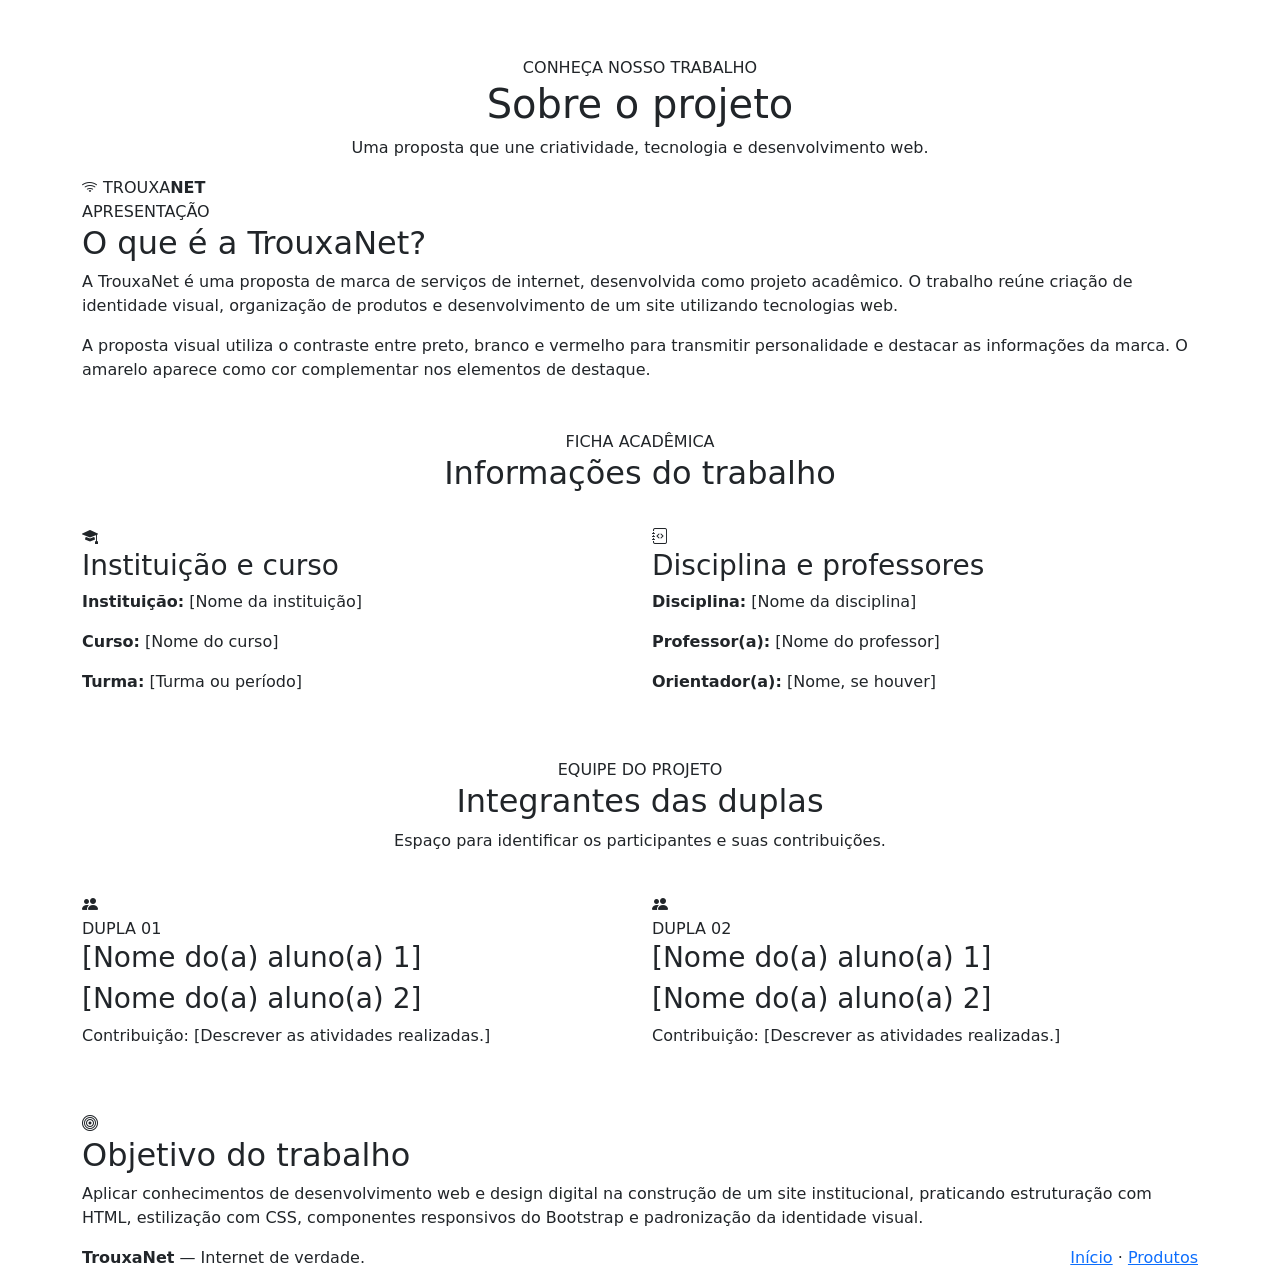
<file: INTERFACE_WEB/3BIMESTRE/EMPRESA_FICTICIA/sobre.html>
<!DOCTYPE html>
<html lang="pt-BR">
<head>
  <meta charset="UTF-8">
  <meta name="viewport" content="width=device-width, initial-scale=1">
  <title>Sobre o projeto | TrouxaNet</title>
  <link href="https://cdn.jsdelivr.net/npm/bootstrap@5.3.3/dist/css/bootstrap.min.css" rel="stylesheet">
  <link href="https://cdn.jsdelivr.net/npm/bootstrap-icons@1.11.3/font/bootstrap-icons.min.css" rel="stylesheet">
  <link rel="stylesheet" href="e:\HTML\trouxa_net\css.css">
</head>
<body>

  <nav class="navbar navbar-expand-lg navbar-dark site-nav">
    <div class="container">
      <a class="navbar-brand brand" href="index.html">
        <i class="bi bi-wifi"></i> TROUXA<span>NET</span>
      </a>
      <button class="navbar-toggler" type="button" data-bs-toggle="collapse"
        data-bs-target="#menu" aria-controls="menu" aria-expanded="false"
        aria-label="Abrir menu">
        <span class="navbar-toggler-icon"></span>
      </button>
      <div class="collapse navbar-collapse" id="menu">
        <ul class="navbar-nav ms-auto">
          <li class="nav-item"><a class="nav-link" href="index.html">Início</a></li>
          <li class="nav-item"><a class="nav-link" href="produtos.html">Produtos</a></li>
          <li class="nav-item"><a class="nav-link active" href="sobre.html">Sobre o projeto</a></li>
        </ul>
      </div>
    </div>
  </nav>

  <header class="page-header">
    <div class="container text-center">
      <span class="eyebrow">CONHEÇA NOSSO TRABALHO</span>
      <h1>Sobre o <span>projeto</span></h1>
      <p>Uma proposta que une criatividade, tecnologia e desenvolvimento web.</p>
    </div>
  </header>

  <main>
    <section class="section-padding pt-0">
      <div class="container">

        <div class="about-intro">
          <div class="about-symbol">
            <i class="bi bi-wifi"></i>
            <span>TROUXA<strong>NET</strong></span>
          </div>
          <div>
            <span class="eyebrow">APRESENTAÇÃO</span>
            <h2>O que é a TrouxaNet?</h2>
            <p>
              A TrouxaNet é uma proposta de marca de serviços de internet,
              desenvolvida como projeto acadêmico. O trabalho reúne criação
              de identidade visual, organização de produtos e desenvolvimento
              de um site utilizando tecnologias web.
            </p>
            <p>
              A proposta visual utiliza o contraste entre preto, branco e
              vermelho para transmitir personalidade e destacar as informações
              da marca. O amarelo aparece como cor complementar nos elementos
              de destaque.
            </p>
          </div>
        </div>

        <div class="section-heading text-center mt-5">
          <span class="eyebrow">FICHA ACADÊMICA</span>
          <h2>Informações do <span>trabalho</span></h2>
        </div>

        <div class="row g-4 mt-2">
          <div class="col-md-6">
            <article class="info-panel">
              <i class="bi bi-mortarboard-fill panel-icon"></i>
              <h3>Instituição e curso</h3>
              <p><strong>Instituição:</strong> [Nome da instituição]</p>
              <p><strong>Curso:</strong> [Nome do curso]</p>
              <p><strong>Turma:</strong> [Turma ou período]</p>
            </article>
          </div>

          <div class="col-md-6">
            <article class="info-panel">
              <i class="bi bi-journal-code panel-icon"></i>
              <h3>Disciplina e professores</h3>
              <p><strong>Disciplina:</strong> [Nome da disciplina]</p>
              <p><strong>Professor(a):</strong> [Nome do professor]</p>
              <p><strong>Orientador(a):</strong> [Nome, se houver]</p>
            </article>
          </div>
        </div>

        <div class="section-heading text-center mt-5">
          <span class="eyebrow">EQUIPE DO PROJETO</span>
          <h2>Integrantes das <span>duplas</span></h2>
          <p>Espaço para identificar os participantes e suas contribuições.</p>
        </div>

        <div class="row g-4 mt-2">
          <div class="col-md-6">
            <article class="team-card">
              <div class="team-icon"><i class="bi bi-people-fill"></i></div>
              <div>
                <span class="team-label">DUPLA 01</span>
                <h3>[Nome do(a) aluno(a) 1]</h3>
                <h3>[Nome do(a) aluno(a) 2]</h3>
                <p>Contribuição: [Descrever as atividades realizadas.]</p>
              </div>
            </article>
          </div>

          <div class="col-md-6">
            <article class="team-card">
              <div class="team-icon"><i class="bi bi-people-fill"></i></div>
              <div>
                <span class="team-label">DUPLA 02</span>
                <h3>[Nome do(a) aluno(a) 1]</h3>
                <h3>[Nome do(a) aluno(a) 2]</h3>
                <p>Contribuição: [Descrever as atividades realizadas.]</p>
              </div>
            </article>
          </div>
        </div>

        <div class="objective-box mt-5">
          <i class="bi bi-bullseye"></i>
          <div>
            <h2>Objetivo do trabalho</h2>
            <p>
              Aplicar conhecimentos de desenvolvimento web e design digital
              na construção de um site institucional, praticando estruturação
              com HTML, estilização com CSS, componentes responsivos do
              Bootstrap e padronização da identidade visual.
            </p>
          </div>
        </div>

      </div>
    </section>
  </main>

  <footer class="site-footer">
    <div class="container d-md-flex justify-content-between text-center">
      <p class="mb-2 mb-md-0"><strong>TrouxaNet</strong> — Internet de verdade.</p>
      <p class="mb-0"><a href="index.html">Início</a> · <a href="produtos.html">Produtos</a></p>
    </div>
  </footer>

  <script src="https://cdn.jsdelivr.net/npm/bootstrap@5.3.3/dist/js/bootstrap.bundle.min.js"></script>
</body>
</html>
</file>
<file: INTERFACE_WEB/2BIMESTRE/css_profissoes.css>
body {
    background-color: rgb(4, 13, 66);
}

#titulo {
    color: #ffffff;
    text-align: center font-family:verdana;
}

#paragrafo {
    font-family: verdana: font: size 50px;px;
    color: #FFFBF4;
    text-align: center
}


section {
    background: linear-gradient(135deg, #76629c, #6f3d8b, #77288f);
    padding: 10px;
    border-radius: 25px;
    margin-bottom: 40px;
    backdrop-filter: blur(5px);
}


  #fonte2 {
    font-family: verdana: font: size 50px;px;
    color: #FFFBF4;
    text-align: center
}
</file>
